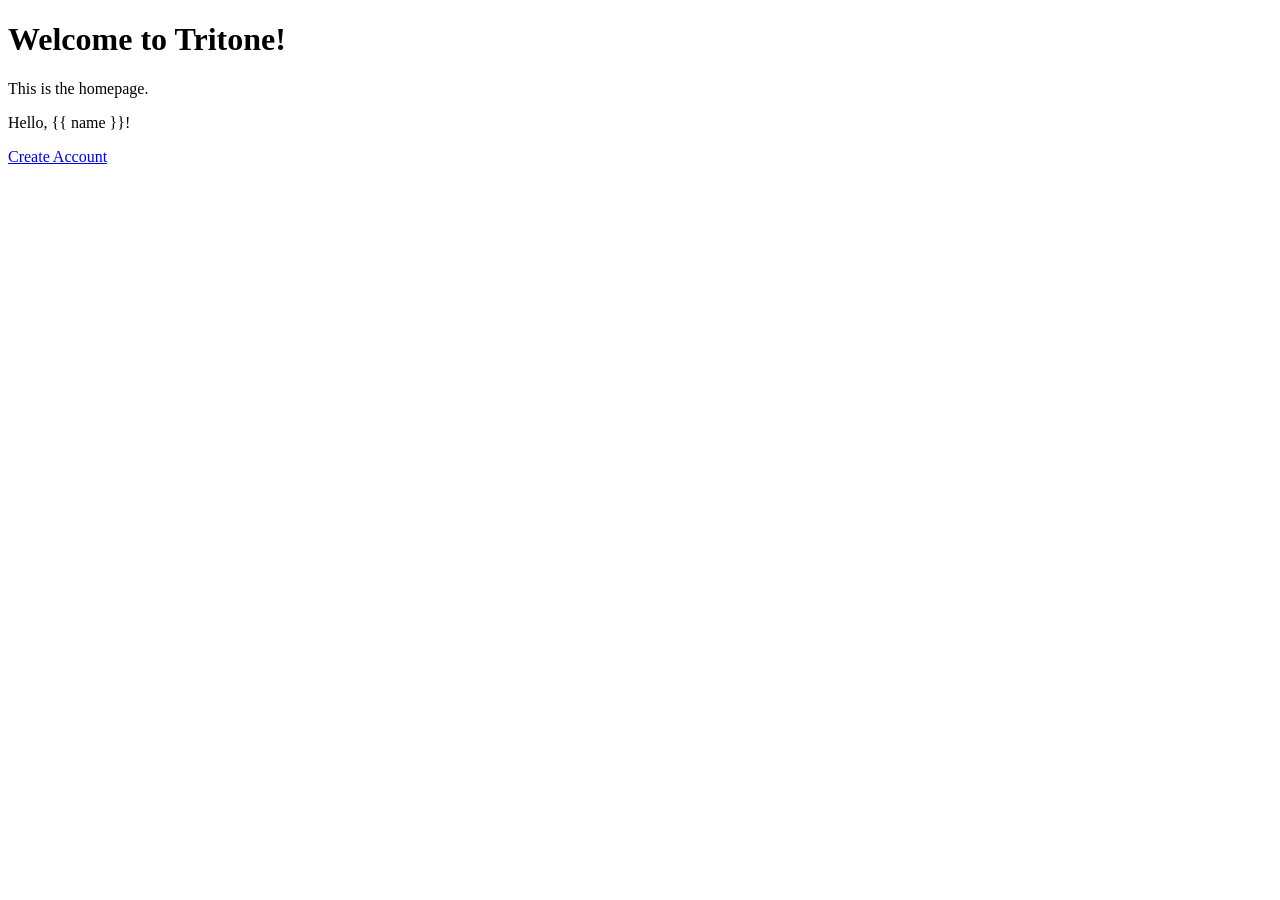
<file: templates/index.html>
<!DOCTYPE html>
<html lang="en">
<head>
    <meta charset="UTF-8">
    <title>Home Page</title>
</head>
<body>
    <h1>Welcome to Tritone!</h1>
    <p>This is the homepage.</p>
    <p>Hello, {{ name }}!</p>
    <a href="/create_account">Create Account</a>
</body>
</html>
</file>
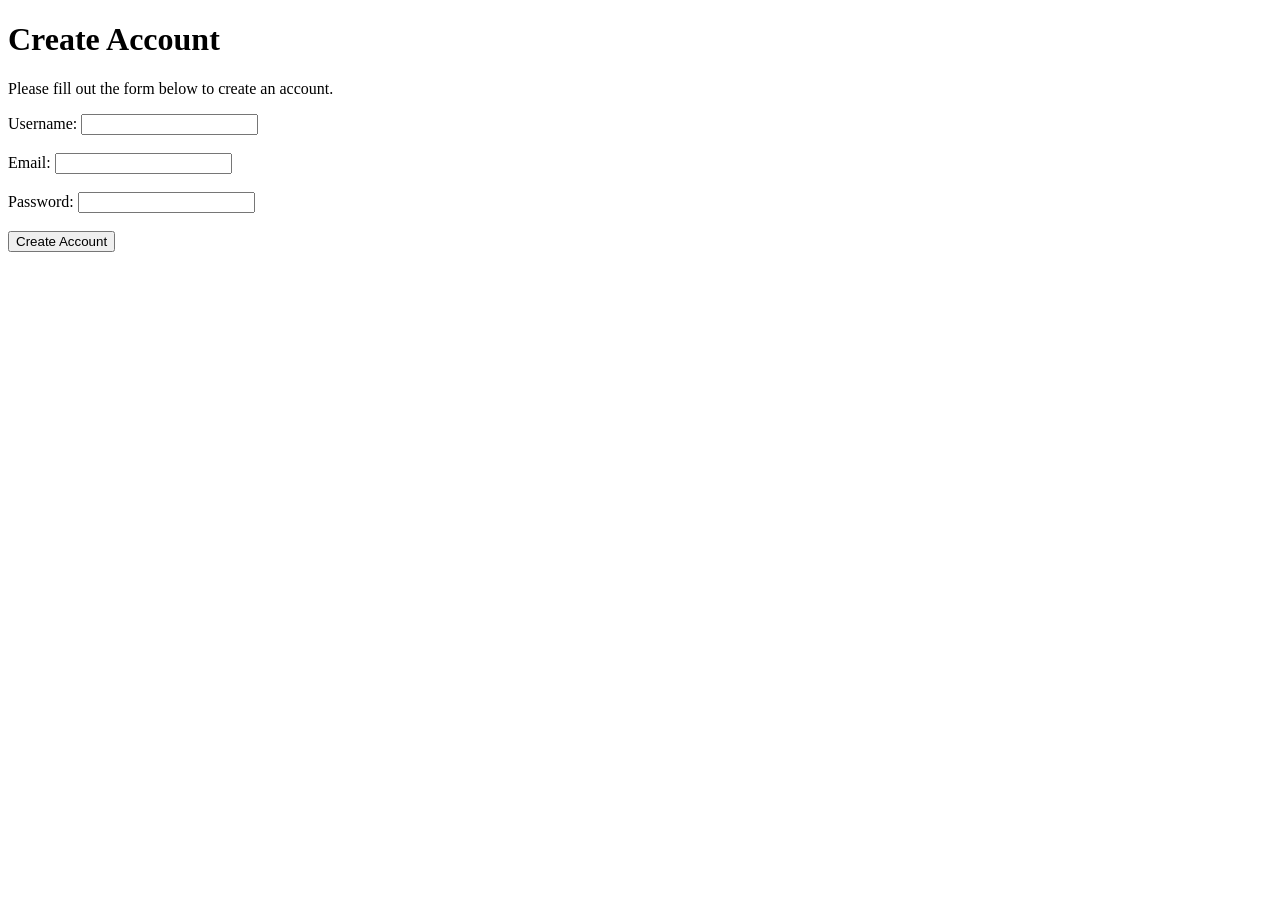
<file: templates/create_account.html>
<!DOCTYPE html>
<html lang="en">
<head>
    <meta charset="UTF-8">
    <title>Create Account</title>
</head>
<body>
    <h1>Create Account</h1>
    <p>Please fill out the form below to create an account.</p>
    <form action="/create_account" method="post">
        <label for="username">Username:</label>
        <input type="text" id="username" name="username" required>
        <br><br>
        <label for="email">Email:</label>
        <input type="email" id="email" name="email" required>
        <br><br>
        <label for="password">Password:</label>
        <input type="password" id="password" name="password" required>
        <br><br>
        <input type="submit" value="Create Account">
    </form>
</body>
</html>
</file>
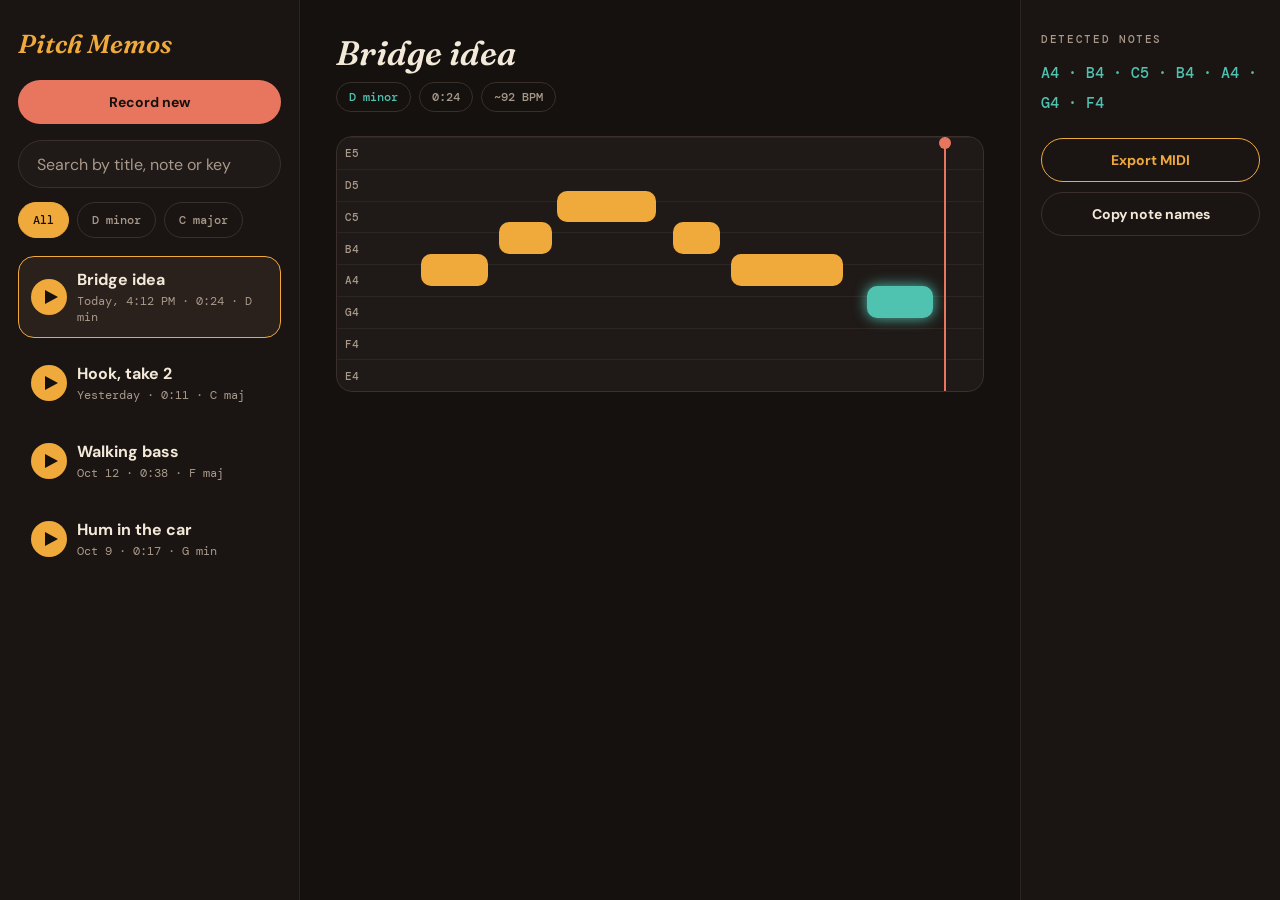
<file: tritone-app/templates/test.html>
<!doctype html>
<html lang="en">
<head>
<meta charset="utf-8">
<meta name="viewport" content="width=device-width, initial-scale=1, viewport-fit=cover">
<title>Pitch Memos</title>
<link href="https://fonts.googleapis.com/css2?family=Fraunces:ital,wght@1,600&family=DM+Sans:wght@400;500;700&family=DM+Mono:wght@400;500&display=swap" rel="stylesheet">
  <link rel="stylesheet" href="../static/styles.css">

</head>
<body>
<input class="tab-input" type="radio" name="tab" id="tab-record" checked>
<input class="tab-input" type="radio" name="tab" id="tab-library">

<div class="app">

  <!-- Library: list of saved memos -->
  <aside class="library">
    <h1 class="brand">Pitch Memos</h1>
    <button class="btn btn-record-new" type="button">Record new</button>
    <label class="search"><span class="visually-hidden">Search memos</span>
      <input type="search" placeholder="Search by title, note or key"></label>
    <div class="chips" role="group" aria-label="Filter by key">
      <button class="chip is-on" type="button">All</button>
      <button class="chip" type="button">D minor</button>
      <button class="chip" type="button">C major</button>
    </div>
    <ul class="memos">
      <li class="memo is-active">
        <button class="play" type="button" aria-label="Play Bridge idea"></button>
        <div><b>Bridge idea</b><span class="meta">Today, 4:12 PM &middot; 0:24 &middot; D min</span><span class="seq">A4 B4 C5 A4 G4</span></div>
      </li>
      <li class="memo">
        <button class="play" type="button" aria-label="Play Hook, take 2"></button>
        <div><b>Hook, take 2</b><span class="meta">Yesterday &middot; 0:11 &middot; C maj</span><span class="seq">E4 G4 C5 B4</span></div>
      </li>
      <li class="memo">
        <button class="play" type="button" aria-label="Play Walking bass"></button>
        <div><b>Walking bass</b><span class="meta">Oct 12 &middot; 0:38 &middot; F maj</span><span class="seq">F4 A4 C5 A4 F4</span></div>
      </li>
      <li class="memo">
        <button class="play" type="button" aria-label="Play Hum in the car"></button>
        <div><b>Hum in the car</b><span class="meta">Oct 9 &middot; 0:17 &middot; G min</span><span class="seq">G4 B4 D5 C5</span></div>
      </li>
    </ul>
  </aside>

  <!-- Studio: live note, pitch roll, controls -->
  <main class="studio">
    <header class="studio-head"><h2 class="title">Bridge idea</h2>
      <p class="tags"><span class="tag tag-key">D minor</span><span class="tag">0:24</span><span class="tag">~92 BPM</span></p></header>

    <section class="readout" aria-live="polite">
      <p class="status">Listening</p>
      <p class="note">G<sup>4</sup></p>
      <p class="hz">392.0 Hz &middot; +6 cents</p>
    </section>

    <div class="roll" role="img" aria-label="Pitch roll: A4 B4 C5 B4 A4 G4">
      <span class="row" style="--row:0">E5</span><span class="row" style="--row:1">D5</span>
      <span class="row" style="--row:2">C5</span><span class="row" style="--row:3">B4</span>
      <span class="row" style="--row:4">A4</span><span class="row" style="--row:5">G4</span>
      <span class="row" style="--row:6">F4</span><span class="row" style="--row:7">E4</span>
      <i class="bar" style="--row:4;--x:13;--w:10"></i>
      <i class="bar" style="--row:3;--x:25;--w:8"></i>
      <i class="bar" style="--row:2;--x:34;--w:15"></i>
      <i class="bar" style="--row:3;--x:52;--w:7"></i>
      <i class="bar" style="--row:4;--x:61;--w:17"></i>
      <i class="bar is-live" style="--row:5;--x:82;--w:10"></i>
      <i class="playhead" style="--x:94"></i>
    </div>
    <p class="clock"><span>Key: D minor</span><span>00:07.4</span></p>

    <div class="controls">
      <button class="round" type="button" aria-label="Discard take">&times;</button>
      <button class="rec" type="button" aria-label="Stop recording"><span></span></button>
      <button class="round" type="button" aria-label="Metronome">&#9833;</button>
    </div>
  </main>

  <!-- Detected notes: desktop side panel -->
  <aside class="notes">
    <h2 class="label">Detected notes</h2>
    <p class="note-list">A4 &middot; B4 &middot; C5 &middot; B4 &middot; A4 &middot; G4 &middot; F4</p>
    <button class="btn btn-outline" type="button">Export MIDI</button>
    <button class="btn btn-ghost" type="button">Copy note names</button>
  </aside>
</div>

<nav class="tabbar" aria-label="Main">
  <label for="tab-record">Record</label>
  <label for="tab-library">Library</label>
  <label for="tab-record">Scales</label>
</nav>
</body>
</html>
</file>
<file: tritone-app/static/styles.css>
/* Pitch Memos — late-night studio theme */
:root{
  --ink:#15110F; --panel:#1F1917; --side:#1A1513; --line:#3A2F2A; --grid:#2E2521;
  --cream:#F3E9D8; --mute:#A8998A;
  --amber:#F0A93B; --teal:#4FC3B0; --rose:#E8765F;
  --serif:Fraunces,Georgia,serif; --sans:'DM Sans',system-ui,sans-serif; --mono:'DM Mono',ui-monospace,monospace;
}
*{box-sizing:border-box}
body{margin:0;background:var(--ink);color:var(--cream);font-family:var(--sans);min-height:100dvh}
button,input{font:inherit;color:inherit}
button{cursor:pointer}
:focus-visible{outline:2px solid var(--teal);outline-offset:2px}
.visually-hidden{position:absolute;width:1px;height:1px;overflow:hidden;clip:rect(0 0 0 0)}
.tab-input{position:absolute;opacity:0;pointer-events:none}

/* Layout: phone = one screen at a time, desktop = three columns */
.app{display:block;padding:env(safe-area-inset-top) 20px 96px}
.library,.studio,.notes{padding-top:28px}
.notes{display:none}
body:has(#tab-library:checked) .studio{display:none}
body:has(#tab-record:checked) .library{display:none}

/* Type */
.brand{margin:0;font:italic 600 26px var(--serif);color:var(--amber)}
.title{margin:0;font:italic 600 34px var(--serif)}
.label{margin:0;font:500 11px var(--mono);letter-spacing:.15em;text-transform:uppercase;color:var(--mute)}

/* Buttons */
.btn{height:44px;width:100%;border-radius:22px;border:1px solid transparent;font-weight:700;font-size:14px}
.btn-record-new{display:none;align-items:center;justify-content:center;gap:10px;background:var(--rose);color:var(--ink);margin-top:20px}
.btn-record-new .dot{width:10px;height:10px;border-radius:50%;background:var(--ink)}
.btn-record-new[aria-pressed=true]{background:none;border-color:var(--rose);color:var(--rose)}
.btn-record-new[aria-pressed=true] .dot{background:var(--rose)}
.btn-outline{border-color:var(--amber);background:none;color:var(--amber);margin-top:20px}
.btn-ghost{border-color:var(--line);background:none;margin-top:10px}

/* Library */
.search input{width:100%;height:48px;margin-top:16px;padding:0 18px;border-radius:24px;border:1px solid var(--line);background:var(--panel)}
.search input::placeholder{color:var(--mute)}
.chips{display:flex;gap:8px;margin-top:14px;flex-wrap:wrap}
.chip{padding:8px 14px;min-height:36px;border-radius:18px;border:1px solid var(--line);background:none;color:var(--mute);font:500 12px var(--mono)}
.chip.is-on{background:var(--amber);border-color:var(--amber);color:var(--ink)}
.memos{list-style:none;margin:18px 0 0;padding:0;display:flex;flex-direction:column;gap:12px}
.memo{display:flex;align-items:center;gap:10px;padding:14px 16px;border-radius:16px;background:var(--panel);border:1px solid var(--line);transition:background .15s,border-color .15s}
.memo>div{min-width:0}
.memo b{display:block;overflow:hidden;text-overflow:ellipsis;white-space:nowrap}
.memo b{display:block;font-size:16px}
.memo .meta{display:block;margin-top:3px;font:400 12px var(--mono);color:var(--mute)}
.memo .seq{display:block;margin-top:6px;font:500 12px var(--mono);letter-spacing:.08em;color:var(--teal)}
.memo.is-active{border-color:var(--amber);background:#2A201C}
@media (hover:hover){
  .memo:hover{background:#2A201C;border-color:#5A463C}
  .memo:hover .delete{border-color:#5A463C;color:var(--cream)}
  .memo .delete:hover{color:var(--rose);border-color:var(--rose)}
}

/* Delete button: ghost circle with a trash icon, turns coral on hover/focus */
.delete{flex:none;width:44px;height:44px;padding:0;border-radius:50%;border:1px solid var(--line);background:none;position:relative;font-size:0;color:var(--mute);transition:color .15s,border-color .15s,background .15s}
.delete::after{content:"";position:absolute;inset:11px;background:currentColor;
  -webkit-mask:var(--trash) center/contain no-repeat;mask:var(--trash) center/contain no-repeat}
.delete:hover,.delete:focus-visible{color:var(--rose);border-color:var(--rose);background:rgba(232,118,95,.12)}
.delete:active{transform:scale(.94)}
:root{--trash:url("data:image/svg+xml,%3Csvg xmlns='http://www.w3.org/2000/svg' viewBox='0 0 24 24' fill='none' stroke='black' stroke-width='2' stroke-linecap='round' stroke-linejoin='round'%3E%3Cpath d='M4 7h16M10 11v6M14 11v6M6 7l1 13h10l1-13M9 7V4h6v3'/%3E%3C/svg%3E")}
.play{flex:none;width:44px;height:44px;padding:0;border-radius:50%;border:0;background:var(--amber);position:relative;font-size:0;color:transparent;transition:background .15s,transform .15s}
.play:hover{background:#F5B958}
.play:active{transform:scale(.94)}
.play::after{content:"";position:absolute;inset:14px 12px 14px 17px;background:var(--ink);clip-path:polygon(0 0,100% 50%,0 100%)}

/* Studio */
.studio-head{display:block}
.readout{text-align:center}
.status{margin:0;font:500 12px var(--mono);letter-spacing:.2em;color:var(--teal);text-transform:uppercase}
.note{margin:6px 0 0;font:italic 600 96px/1 var(--serif)}
.note sup{font-size:44px;color:var(--amber);vertical-align:baseline;position:relative;top:-.1em}
.hz{margin:4px 0 0;font:400 13px var(--mono);color:var(--mute)}

/* Pitch roll: 8 semitone rows, bars placed with --row (0–7), --x and --w (percent) */
.roll{position:relative;height:256px;margin-top:0px;border-radius:16px;overflow:hidden;background:var(--panel);border:1px solid var(--line)}
.row{position:absolute;left:0;right:0;top:calc(var(--row)*12.5%);height:12.5%;padding-left:8px;display:flex;align-items:center;border-top:1px solid var(--grid);font:500 11px var(--mono);color:var(--mute)}
.bar{position:absolute;left:calc(var(--x)*1%);width:calc(var(--w)*1%);top:calc(var(--row)*12.5% + 6.25%);height:20px;margin-top:-10px;border-radius:10px;background:var(--amber)}
.bar.is-live{background:var(--teal);box-shadow:0 0 14px var(--teal)}
.playhead{position:absolute;top:0;bottom:0;left:calc(var(--x)*1%);width:2px;background:var(--rose)}
.clock{display:flex;justify-content:space-between;margin:18px 0 0;font:400 13px var(--mono);color:var(--mute)}
.roll-wrap{display:grid;grid-template-columns:2.75rem 1fr;margin-top:24px}
.roll-keys{height:256px;display:grid;grid-template-rows:repeat(var(--row-count,8),1fr)}
.roll-keys span{min-height:0;overflow:hidden;line-height:1}
.roll-keys span {
  display: flex;
  align-items: center;
  justify-content: flex-end;
  padding-right: 0.5rem;
  font-size: 0.7rem;
  font-weight: 600;
}
.roll-keys span.is-black {
  opacity: 0.55;
}

.bar {
  position: absolute;
  left: calc(var(--x) * 1%);
  width: calc(var(--w) * 1% + 2px); /* +2px keeps very short/zero-length notes visible */
  top: calc(var(--row) * (100% / var(--row-count, 8)));
  height: calc(100% / var(--row-count, 8));
}

/* Transport */
.controls{display:flex;justify-content:center;align-items:center;gap:36px;margin-top:40px}
.round{width:52px;height:52px;border-radius:50%;border:1px solid var(--line);background:var(--panel);font-size:20px}
.rec{width:92px;height:92px;border-radius:50%;border:4px solid var(--cream);background:var(--ink);display:grid;place-items:center}
.rec span{width:34px;height:34px;border-radius:50%;background:var(--rose);transition:border-radius .15s,transform .15s}
.rec[aria-pressed=true]{border-color:var(--rose)}
.rec[aria-pressed=true] span{border-radius:8px;transform:scale(.8)}
.is-recording .status{color:var(--rose)}
.is-recording .roll{border-color:var(--rose)}

/* Playback: the roll is the scrubber */
.transport{display:flex;align-items:center;gap:14px;margin-top:14px}
.time{font:400 13px var(--mono);color:var(--mute);white-space:nowrap}
.roll[role=slider]{cursor:pointer;touch-action:pan-y;user-select:none}
.is-recording .roll[role=slider]{cursor:default}
.roll .progress{position:absolute;top:0;bottom:0;left:0;width:calc(var(--pos,0)*1%);background:rgba(232,118,95,.08);pointer-events:none}
.roll[role=slider] .playhead{left:calc(var(--pos,0)*1%);pointer-events:none}
.roll .playhead::before{content:"";position:absolute;top:0;left:-5px;width:12px;height:12px;border-radius:50%;background:var(--rose)}

/* Notes panel */
.note-list{margin:12px 0 0;font:500 15px/2 var(--mono);color:var(--teal)}

/* Bottom tab bar (phone) */
.tabbar{position:fixed;inset:auto 0 0 0;display:flex;height:calc(72px + env(safe-area-inset-bottom));padding-bottom:env(safe-area-inset-bottom);background:var(--ink);border-top:1px solid var(--grid)}
.tabbar label{flex:1;display:grid;place-items:center;font-size:13px;color:var(--mute);cursor:pointer}
body:has(#tab-record:checked) .tabbar label:nth-child(1),
body:has(#tab-library:checked) .tabbar label:nth-child(2){color:var(--amber);font-weight:700}
body:has(#tab-record:focus-visible) .tabbar label:nth-child(1),
body:has(#tab-library:focus-visible) .tabbar label:nth-child(2){outline:2px solid var(--teal);outline-offset:-4px}

/* Desktop: sidebar | studio | notes */
@media (min-width:900px){
  .app{display:grid;grid-template-columns:300px minmax(0,1fr) 260px;min-height:100dvh;padding:0}
  body:has(#tab-library:checked) .studio,body:has(#tab-record:checked) .library{display:block}
  .tabbar{display:none}
  .library{background:var(--side);border-right:1px solid var(--grid);padding:28px 18px}
  .btn-record-new{display:flex}
  .memo{padding:12px;background:none;border-color:transparent}
  .memo.is-active{background:#2A201C;border-color:var(--amber)}
  .memo .seq{display:none}
  .memo .play,.memo .delete{width:36px;height:36px}
  .memo .play::after{inset:11px 9px 11px 14px}
  .memo .delete::after{inset:9px}
  .studio{padding:32px 36px}
  .studio-head{display:block}
  .tags{display:flex;gap:8px;margin:8px 0 0;font:500 12px var(--mono);color:var(--mute)}
  .tag{padding:6px 12px;border-radius:16px;border:1px solid var(--line)}
  .tag-key{color:var(--teal)}
  .readout,.clock,.controls{display:none}
  .roll{margin-top:24px}
  .notes{display:block;background:var(--side);border-left:1px solid var(--grid);padding:32px 20px}
}
@media (prefers-reduced-motion:no-preference){
  .rec[aria-pressed=true]{animation:ring 1.4s ease-out infinite}
  .btn-record-new[aria-pressed=true] .dot{animation:blink 1s steps(2,start) infinite}
  @keyframes ring{0%{box-shadow:0 0 0 0 rgba(232,118,95,.55)}100%{box-shadow:0 0 0 18px rgba(232,118,95,0)}}
  @keyframes blink{50%{opacity:.25}}
  .bar.is-live{animation:pulse 1.6s ease-in-out infinite}
  @keyframes pulse{50%{box-shadow:0 0 4px var(--teal)}}
}

/* Play button turns into pause bars while playing */
.play[aria-pressed=true]::after{inset:30%;clip-path:none;background:linear-gradient(90deg,var(--ink) 0 35%,transparent 35% 65%,var(--ink) 65%)}
</file>
